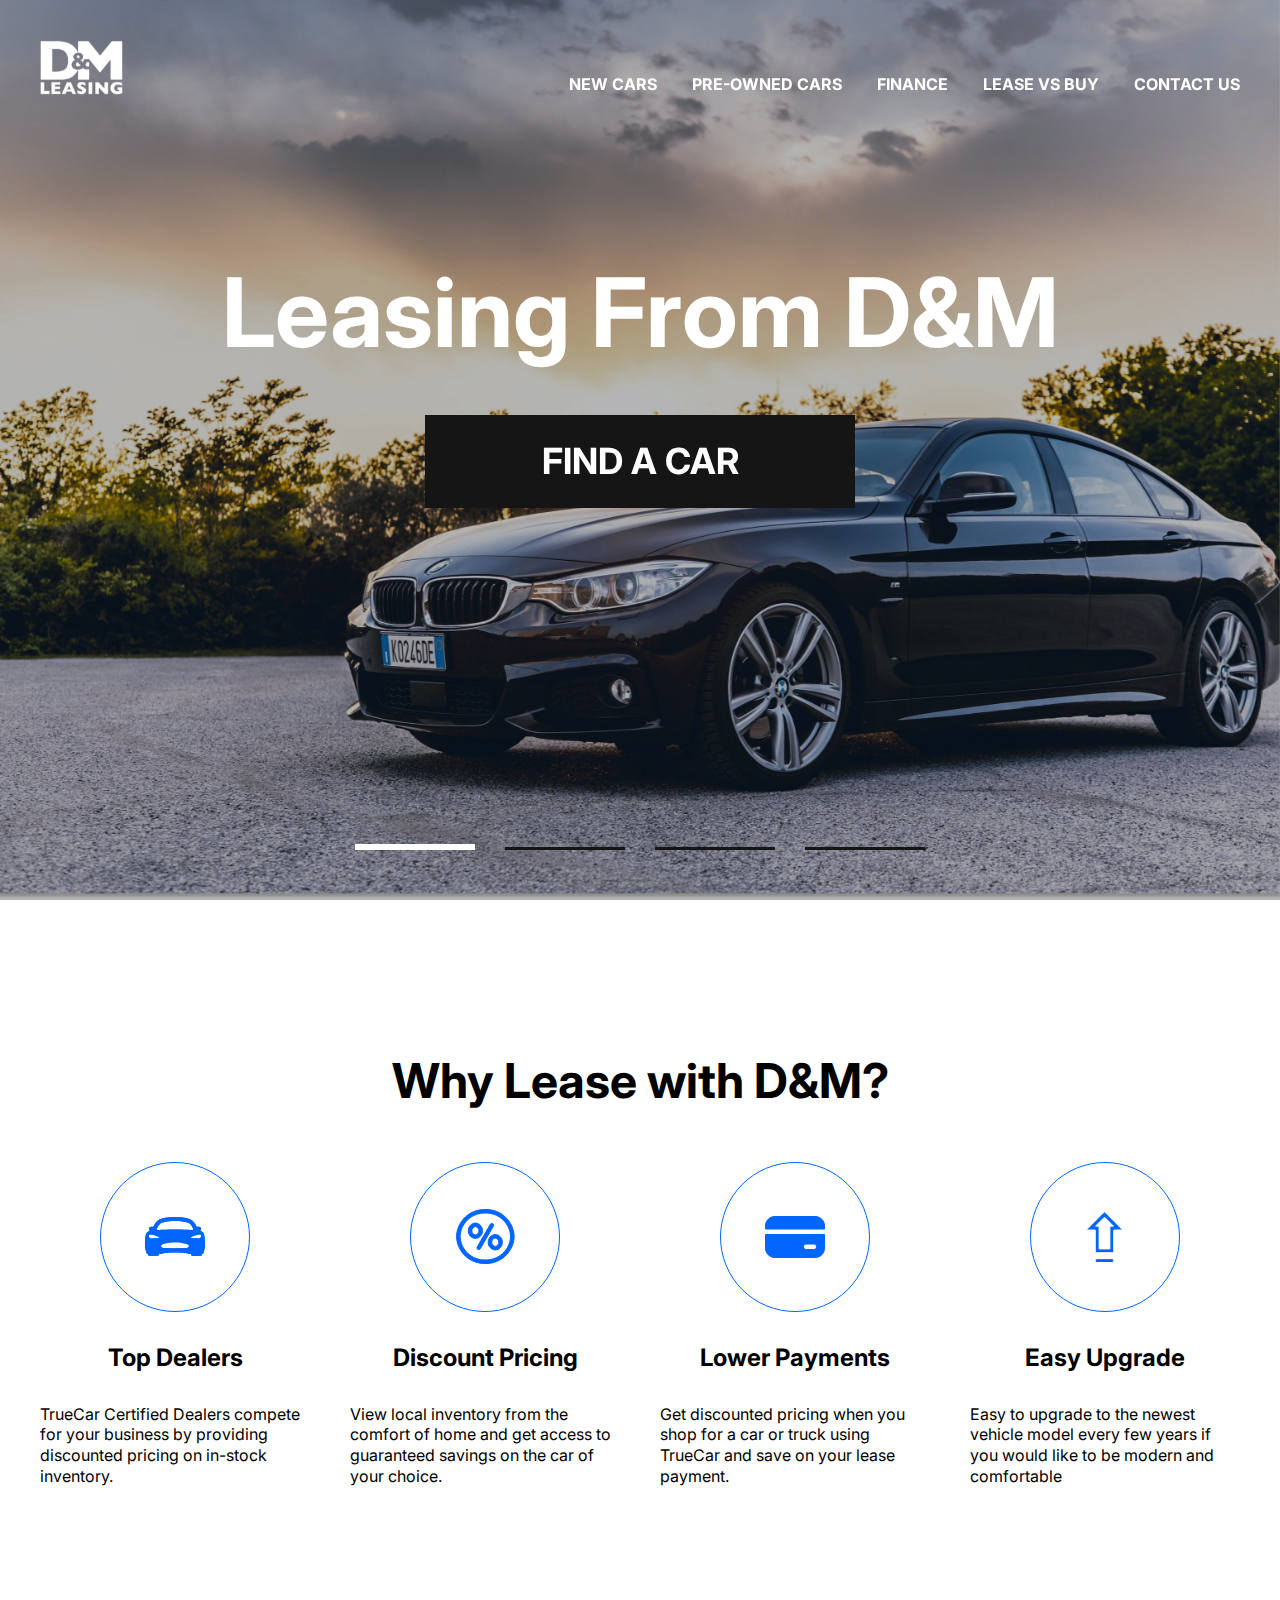
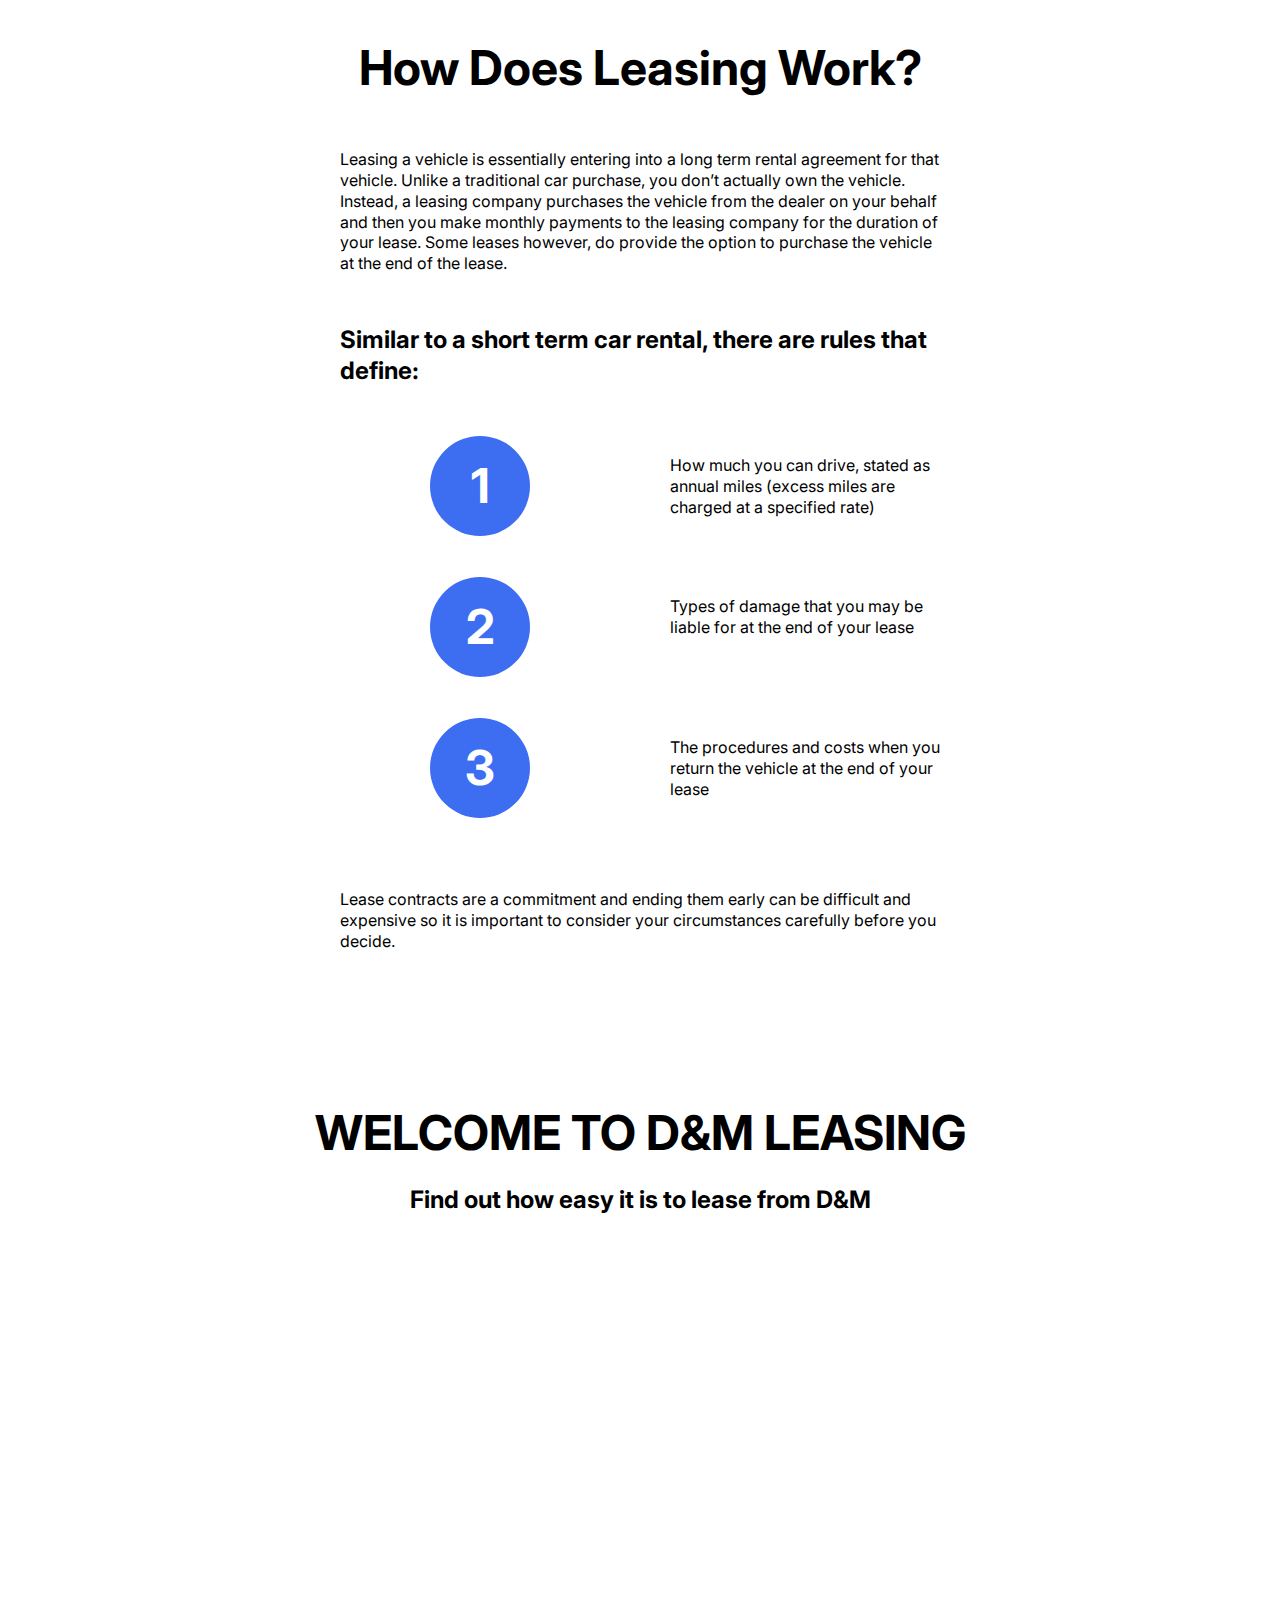
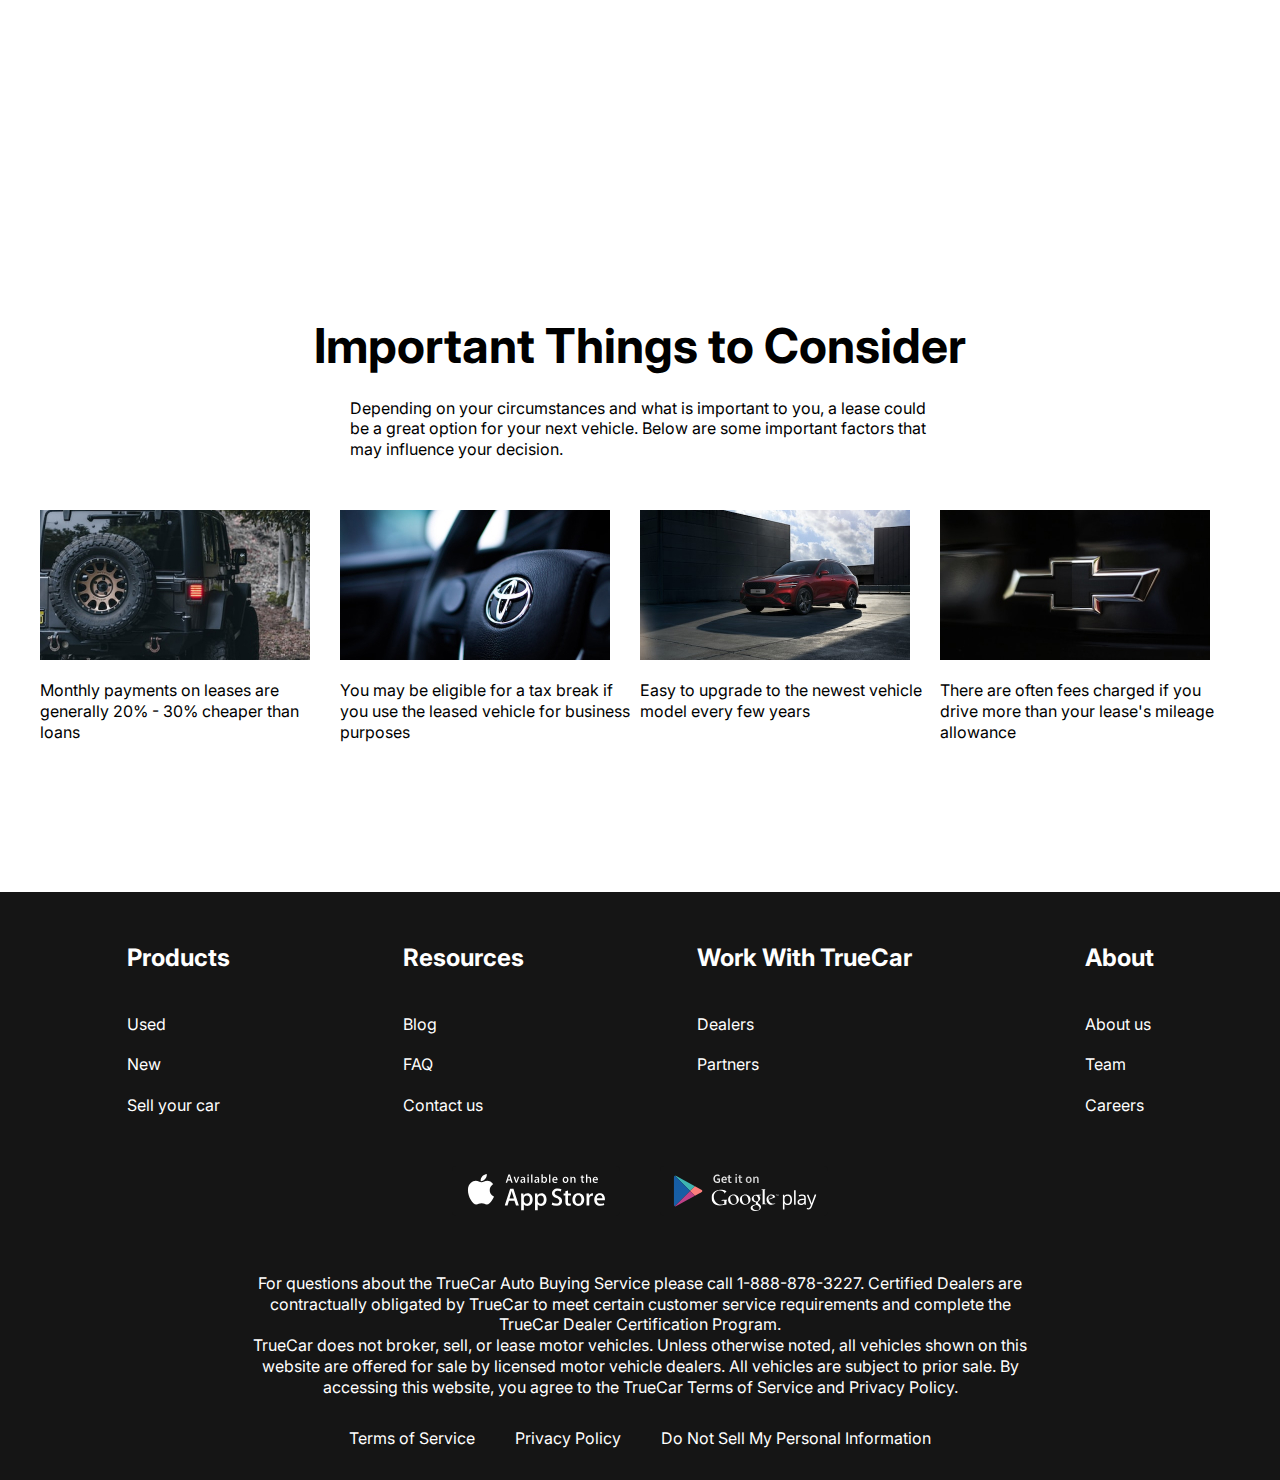
<file: index.html>
<html>
    <head>
        <meta charset="UTF-8">
        <meta http-equiv="X-UA-Compatible" content="IE=edge">
        <!-- <meta name="viewport" content="width=device-width, initial-scale-1.0"> -->
        <meta name="viewport" content="width=device-width, initial-scale=1.0">
        <title>document</title>
        <link rel="preconnect" href="https://fonts.googleapis.com">
<link rel="preconnect" href="https://fonts.gstatic.com" crossorigin>
<link href="https://fonts.googleapis.com/css2?family=Inter:wght@400;700&family=Roboto:wght@500&display=swap" rel="stylesheet">
<link
  rel="stylesheet"
  href="https://cdn.jsdelivr.net/npm/swiper@9/swiper-bundle.min.css"
/>
<link rel="stylesheet" href="css/style.css">
    </head>
    <body>
        <div class="wrapper">   
            <header class="header header-main">
                <div class="container">
                    <div class="header__inner">
                        <a href="#" class="logo">
                            <img class="logo__img" src="images/dm-white 1.svg" alt="" >
                        </a>
                        <nav class="menu">
                            <button class="menu__btn">
                                <span></span>
                                <span></span>
                                <span></span>
                            </button>
                            <ul class="menu__list">
                                <li class="menu__list-item">
                                    <a href="new-cars.html" class="menu__list-link">NEW CARS</a>
                                </li>
                                <li class="menu__list-item">
                                    <a href="#" class="menu__list-link">PRE-OWNED CARS</a>
                                </li>
                                <li class="menu__list-item">
                                    <a href="#" class="menu__list-link">FINANCE</a>
                                </li>
                                <li class="menu__list-item">
                                    <a href="#" class="menu__list-link">LEASE VS BUY</a>
                                </li>
                                <li class="menu__list-item">
                                    <a href="contacts.html" class="menu__list-link">CONTACT US</a>
                                </li>
                            </ul>
                        </nav>
                    </div>
                </div>
            </header>

            <main class="main">
                <section class="top">
                    <div class="container">
                        <h1 class="title">Leasing From D&M</h1>
                        <a href="new-cars.html" class="top__link">FIND A CAR</a>
                    </div>
                </section>
                <div class="slider">
                    <div class="swiper">
                        <div class="swiper-wrapper">
                            <div class="swiper-slide" style="background-image:url(images/slide-1.jpg);"></div>
                            <div class="swiper-slide" style="background-image:url(images/slide-2.jpg);"></div>
                            <div class="swiper-slide" style="background-image:url(images/slide-1.jpg);"></div>
                            <div class="swiper-slide" style="background-image:url(images/slide-1.jpg);"></div>
                        </div>
                        <div class="swiper-pagination"></div>
                    </div>
                </div>
                <section class="why-lease">
                    <div class="container">
                        <h2 class="section-title">
                            Why Lease with D&M?
                        </h2>
                        <ul class="why-lease__list">
                            <li class="why-lease__item">
                                <img src="images/Top Dealers.svg" alt="" class="why-lease__item-img">
                                <h3 class="why-lease__item-title">Top Dealers</h3>
                                <p class="why-lease__item-text">
                                    TrueCar Certified Dealers compete for your business by providing 
                                    discounted pricing on in-stock inventory.
                                </p>
                            </li>
                            <li class="why-lease__item">
                                <img src="images/Discounted Pricing.svg" alt="" class="why-lease__item-img">
                                <h3 class="why-lease__item-title">Discount Pricing</h3>
                                <p class="why-lease__item-text">
                                    View local inventory from the comfort of home and 
                                    get access to guaranteed savings on the car of your choice.
                                </p>
                            </li>
                            <li class="why-lease__item">
                                <img src="images/Lower Payments.svg" alt="" class="why-lease__item-img">
                                <h3 class="why-lease__item-title">Lower Payments</h3>
                                <p class="why-lease__item-text">
                                    Get discounted pricing when you shop for a car 
                                    or truck using TrueCar and save on your lease payment.
                                </p>
                            </li>
                            <li class="why-lease__item">
                                <img src="images/Easy Upgrade.svg" alt="" class="why-lease__item-img">
                                <h3 class="why-lease__item-title">Easy Upgrade</h3>
                                <p class="why-lease__item-text">
                                    Easy to upgrade to the newest vehicle model every 
                                    few years if you would like to be modern and comfortable
                                </p>
                            </li>
                        </ul>
                    </div>
                </section>
                <section class="how-does">
                    <div class="container">
                        <div class="how-does__inner">
                            <h2 class="section-title">
                                How Does Leasing Work?
                            </h2>
                            <p class="how-does__text">
                                Leasing a vehicle is essentially entering into a
                                 long term rental agreement for that vehicle. Unlike 
                                 a traditional car purchase, you don’t actually own
                                  the vehicle. Instead, a leasing company purchases 
                                  the vehicle from the dealer on your 
                                behalf and then you make monthly payments to the leasing 
                                company for the duration of your lease. Some leases however,
                                 do provide the option to purchase the vehicle at the end
                                  of the lease.
                            </p>
                            <h4 class="how__does-title">
                                Similar to a short term car rental, there are rules that define:
                            </h4>
                            <ol class="how__does-list">
                                <li class="how__does-item">
                                    How much you can drive, stated as annual miles
                                     (excess miles are charged at a specified rate)
                                </li>
                                <li class="how__does-item">
                                    Types of damage that you may be liable for at
                                     the end of your lease
                                </li>
                                <li class="how__does-item">
                                    The procedures and costs when you return the vehicle at the end of your lease
                                </li>
                            </ol>
                            <p class="how-does__text">
                                Lease contracts are a commitment and ending them early can 
                                be difficult and expensive so it is important to consider
                                 your circumstances carefully before you decide.
                            </p>
                        </div>
                    </div>
                </section>
                <section class="video">
                    <div class="container">
                        <h2 class="section-title video__title">
                            WELCOME TO D&M LEASING
                        </h2>
                        <p class="video__text">
                            Find out how easy it is to lease from D&M
                        </p>
                        <iframe class="video__content" width="1000" height="500" 
                        src="https://www.youtube.com/embed/1RBpS2SXwi4?controls=0" 
                        title="YouTube video player" frameborder="0" 
                        allow="accelerometer; autoplay; clipboard-write; 
                        encrypted-media; gyroscope; picture-in-picture; web-share" 
                        allowfullscreen>
                        </iframe>
                    </div>
                </section>
                <section class="important">
                    <div class="container">
                        <h2 class="secton-title important__title">
                            Important Things to Consider
                        </h2>
                        <p class="important__text">
                            Depending on your circumstances and what is important to you,
                             a lease could be a great option for your next vehicle. Below 
                            are some important factors that may influence your decision.
                        </p>
                        <ul class="important__list">
                            <li class="important__item">
                                <img src="images/Important-1.jpg" alt="" class="important__item-img">
                                <p class="important__item-text">
                                    Monthly payments on leases are generally 20% - 30% cheaper than loans
                                </p>
                            </li>
                            <li class="important__item">
                                <img src="images/Important-2.jpg" alt="" class="important__item-img">
                                <p class="important__item-text">
                                    You may be eligible for a tax break if you use the 
                                    leased vehicle for business purposes
                                </p>
                            </li>
                            <li class="important__item">
                                <img src="images/Important-3.jpg" alt="" class="important__item-img">
                                <p class="important__item-text">
                                    Easy to upgrade to the newest vehicle model every few years
                                </p>
                            </li>
                            <li class="important__item">
                                <img src="images/Important-4.jpg" alt="" class="important__item-img">
                                <p class="important__item-text">
                                    There are often fees charged if you drive more than your lease's mileage allowance
                                </p>
                            </li>
                        </ul>
                    </div>
                </section>
            </main>

            <footer class="footer">
                <div class="container">
                    <nav class="footer__menu">
                        <ul class="footer__menu-list">
                            <li class="footer__menu-item">
                                <p class="footer__menu-title">Products</p>
                            </li>
                            <li class="footer__menu-item">
                                <a href="#" class="footer__menu-link">Used</a>
                            </li>
                            <li class="footer__menu-item">
                                <a href="#" class="footer__menu-link">New</a>
                            </li>
                            <li class="footer__menu-item">
                                <a href="#" class="footer__menu-link">Sell your car</a>
                            </li>
                        </ul>
                        <ul class="footer__menu-list">
                            <li class="footer__menu-item">
                                <p class="footer__menu-title">Resources</p>  
                            </li>
                            <li class="footer__menu-item">
                                <a href="#" class="footer__menu-link">Blog</a>
                            </li>
                            <li class="footer__menu-item">
                                <a href="#" class="footer__menu-link">FAQ</a>
                            </li>
                            <li class="footer__menu-item">
                                <a href="contacts.html" class="footer__menu-link">Contact us</a>
                            </li>
                        </ul>
                        <ul class="footer__menu-list">
                            <li class="footer__menu-item">
                                <p class="footer__menu-title">Work With TrueCar</p>
                            </li>
                            <li class="footer__menu-item">
                                <a href="#" class="footer__menu-link">Dealers</a>
                            </li>
                            <li class="footer__menu-item">
                                <a href="#" class="footer__menu-link">Partners</a>
                            </li>
                        
                        </ul>
                        <ul class="footer__menu-list">
                            <li class="footer__menu-item">
                                <p class="footer__menu-title">About</p>
                            </li>
                            <li class="footer__menu-item">
                                <a href="#" class="footer__menu-link">About us</a>
                            </li>
                            <li class="footer__menu-item">
                                <a href="#" class="footer__menu-link">Team</a>
                            </li>
                            <li class="footer__menu-item">
                                <a href="#" class="footer__menu-link">Careers</a>
                            </li>
                        </ul>
                    </nav>
                    <ul class="app">
                        <li class="app__item">
                            <a href="#" class="app__item-link">
                                <img class="ap__item-img" src="images/app-store.svg" alt="">
                            </a>
                        </li>
                        <li class="app__item">
                            <a href="#" class="app__item-link">
                                <img class="ap__item-img" src="images/google-play.svg" alt="">
                            </a>
                        </li>
                    </ul>
                    <div class="footer__copy">
                        <p class="footer__copy-text">
                            For questions about the TrueCar Auto Buying Service please call
                             1-888-878-3227.
                            Certified Dealers are contractually obligated by TrueCar to meet certain customer service
                            requirements and complete the TrueCar Dealer Certification Program.

                        </p>
                        <p class="footer__copy-text">
                            TrueCar does not broker, sell, or lease motor vehicles. Unless
                             otherwise noted, all vehicles shown on this website are offered
                             for sale by licensed motor vehicle dealers. All vehicles are
                            subject to prior sale. By accessing this website, you agree
                             to the TrueCar Terms of Service and Privacy Policy.                            
                        </p>
                    </div>
                    <nav class="copy__nav">
                        <ul class="copy__nav-list">
                            <li class="copy_nav-item">
                                <a href="" class="copy__nav-link" href="#">Terms of Service</a>
                            </li>
                            <li class="copy_nav-item">
                                <a href="" class="copy__nav-link" href="#">Privacy Policy</a>
                            </li>
                            <li class="copy_nav-item">
                                <a href="" class="copy__nav-link" href="#">Do Not Sell My Personal Information</a>
                            </li>
                        </ul>
                    </nav>
                </div>
            </footer>
        </div> 
        <script src="https://cdn.jsdelivr.net/npm/swiper@9/swiper-bundle.min.js"></script>
        <script src="js/main.js"></script>
    </body>
</html>
</file>
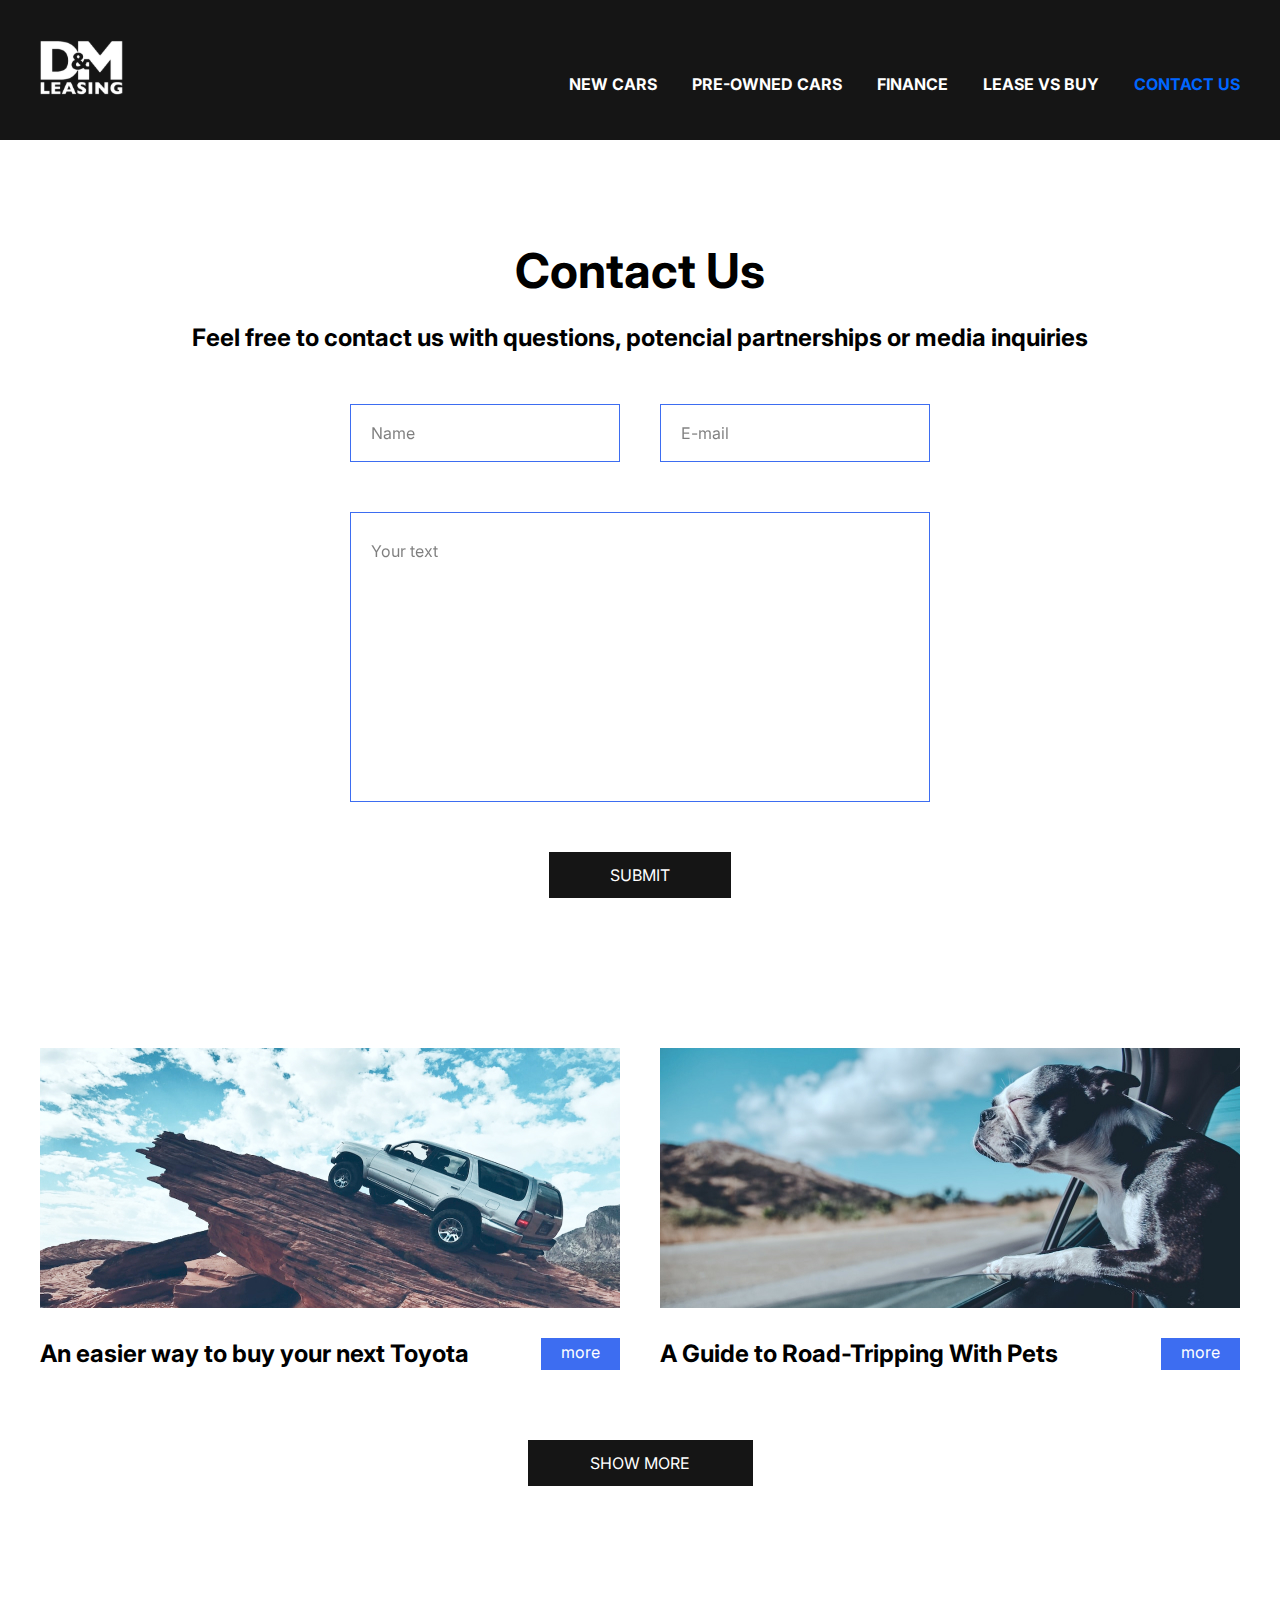
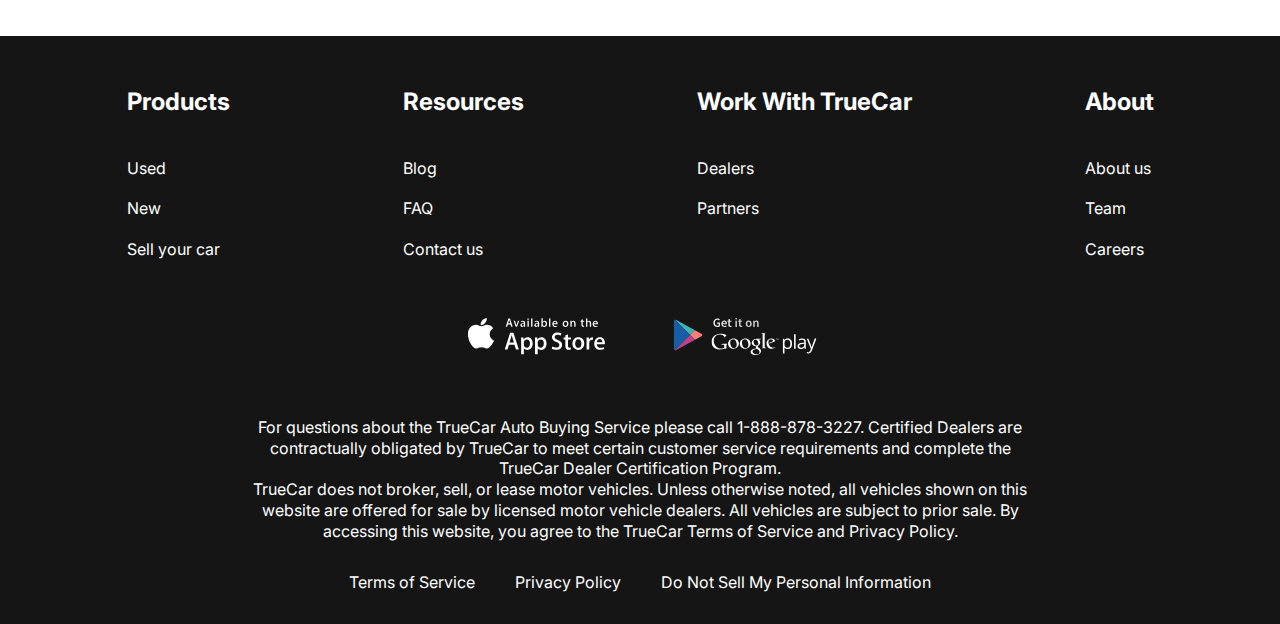
<file: contacts.html>
<html>
    <head>
        <meta charset="UTF-8">
        <meta http-equiv="X-UA-Compatible" content="IE=edge">
        <!-- <meta name="viewport" content="width=device-width, initial-scale-1.0"> -->
        <meta name="viewport" content="width=device-width">
        <title>document</title>
        <link rel="preconnect" href="https://fonts.googleapis.com">
<link rel="preconnect" href="https://fonts.gstatic.com" crossorigin>
<link href="https://fonts.googleapis.com/css2?family=Inter:wght@400;700&family=Roboto:wght@500&display=swap" rel="stylesheet">
        <link rel="stylesheet" href="css/style.css">
    </head>
    <body>
        <div class="wrapper">   
            <header class="header">
                <div class="container">
                    <div class="header__inner">
                        <a href="index.html" class="logo">
                            <img class="logo__img" src="images/dm-white 1.svg" alt="" >
                        </a>
                        <nav class="menu">
                            <button class="menu__btn">
                            <span></span>
                            <span></span>
                            <span></span>
                            </button>
                            <ul class="menu__list">
                                <li class="menu__list-item">
                                    <a href="new-cars.html" class="menu__list-link">NEW CARS</a>
                                </li>
                                <li class="menu__list-item">
                                    <a href="#" class="menu__list-link">PRE-OWNED CARS</a>
                                </li>
                                <li class="menu__list-item">
                                    <a href="#" class="menu__list-link">FINANCE</a>
                                </li>
                                <li class="menu__list-item">
                                    <a href="#" class="menu__list-link">LEASE VS BUY</a>
                                </li>
                                <li class="menu__list-item">
                                    <a href="#" class="menu__list-link menu__list-link--active">CONTACT US</a>
                                </li>
                            </ul>
                        </nav>
                    </div>
                </div>
            </header>

            <main class="main">
                <section class="contacts">
                    <div class="container">
                        <h2 class="section-title contacts__title">Contact Us</h2>
                        <p class="contacts__text">
                            Feel free to contact us with questions, 
                            potencial partnerships or media inquiries
                        </p>
                        <form  class="form" action="#">
                            <input type="text" class="form__input" placeholder="Name">
                            <input type="email" class="form__input" placeholder="E-mail">
                            <textarea class="form__textarea" placeholder="Your text"></textarea>
                            <button class="form__btn" type="submit">Submit</button>
                        </form>
                    </div>
                </section>
                <section class="blog">
                    <div class="container">
                        <div class="blog__items">
                            <div class="blog__item">
                                <img src="images/blog-1.jpg" alt="" class="blog__item-img">
                                <h4 class="blog__item-title">An easier way to buy your next Toyota</h4> 
                                <a href="#" class="blog__item-link">more</a>
                            </div>
                            <div class="blog__item">
                                <img src="images/blog-2.jpg" alt="" class="blog__item-img">
                                <h4 class="blog__item-title">A Guide to Road-Tripping With Pets</h4> 
                                <a href="#" class="blog__item-link">more</a>
                            </div>
                        </div>
                        <a href="#" class="show-more__link">SHOW MORE</a>
                    </div>
                </section>   
            </main>

            <footer class="footer">
                <div class="container">
                    <nav class="footer__menu">
                        <ul class="footer__menu-list">
                            <li class="footer__menu-item">
                                <p class="footer__menu-title">Products</p>
                            </li>
                            <li class="footer__menu-item">
                                <a href="#" class="footer__menu-link">Used</a>
                            </li>
                            <li class="footer__menu-item">
                                <a href="#" class="footer__menu-link">New</a>
                            </li>
                            <li class="footer__menu-item">
                                <a href="#" class="footer__menu-link">Sell your car</a>
                            </li>
                        </ul>
                        <ul class="footer__menu-list">
                            <li class="footer__menu-item">
                                <p class="footer__menu-title">Resources</p>  
                            </li>
                            <li class="footer__menu-item">
                                <a href="#" class="footer__menu-link">Blog</a>
                            </li>
                            <li class="footer__menu-item">
                                <a href="#" class="footer__menu-link">FAQ</a>
                            </li>
                            <li class="footer__menu-item">
                                <a href="#" class="footer__menu-link">Contact us</a>
                            </li>
                        </ul>
                        <ul class="footer__menu-list">
                            <li class="footer__menu-item">
                                <p class="footer__menu-title">Work With TrueCar</p>
                            </li>
                            <li class="footer__menu-item">
                                <a href="#" class="footer__menu-link">Dealers</a>
                            </li>
                            <li class="footer__menu-item">
                                <a href="#" class="footer__menu-link">Partners</a>
                            </li>
                        
                        </ul>
                        <ul class="footer__menu-list">
                            <li class="footer__menu-item">
                                <p class="footer__menu-title">About</p>
                            </li>
                            <li class="footer__menu-item">
                                <a href="#" class="footer__menu-link">About us</a>
                            </li>
                            <li class="footer__menu-item">
                                <a href="#" class="footer__menu-link">Team</a>
                            </li>
                            <li class="footer__menu-item">
                                <a href="#" class="footer__menu-link">Careers</a>
                            </li>
                        </ul>
                    </nav>
                    <ul class="app">
                        <li class="app__item">
                            <a href="#" class="app__item-link">
                                <img class="ap__item-img" src="images/app-store.svg" alt="">
                            </a>
                        </li>
                        <li class="app__item">
                            <a href="#" class="app__item-link">
                                <img class="ap__item-img" src="images/google-play.svg" alt="">
                            </a>
                        </li>
                    </ul>
                    <div class="footer__copy">
                        <p class="footer__copy-text">
                            For questions about the TrueCar Auto Buying Service please call
                             1-888-878-3227.
                            Certified Dealers are contractually obligated by TrueCar to meet certain customer service
                            requirements and complete the TrueCar Dealer Certification Program.

                        </p>
                        <p class="footer__copy-text">
                            TrueCar does not broker, sell, or lease motor vehicles. Unless
                             otherwise noted, all vehicles shown on this website are offered
                             for sale by licensed motor vehicle dealers. All vehicles are
                            subject to prior sale. By accessing this website, you agree
                             to the TrueCar Terms of Service and Privacy Policy.                            
                        </p>
                    </div>
                    <nav class="copy__nav">
                        <ul class="copy__nav-list">
                            <li class="copy_nav-item">
                                <a href="" class="copy__nav-link" href="#">Terms of Service</a>
                            </li>
                            <li class="copy_nav-item">
                                <a href="" class="copy__nav-link" href="#">Privacy Policy</a>
                            </li>
                            <li class="copy_nav-item">
                                <a href="" class="copy__nav-link" href="#">Do Not Sell My Personal Information</a>
                            </li>
                        </ul>
                    </nav>
                </div>
            </footer>
        </div> 
    <script src="js/main.js"></script>
    </body>
</html>
</file>
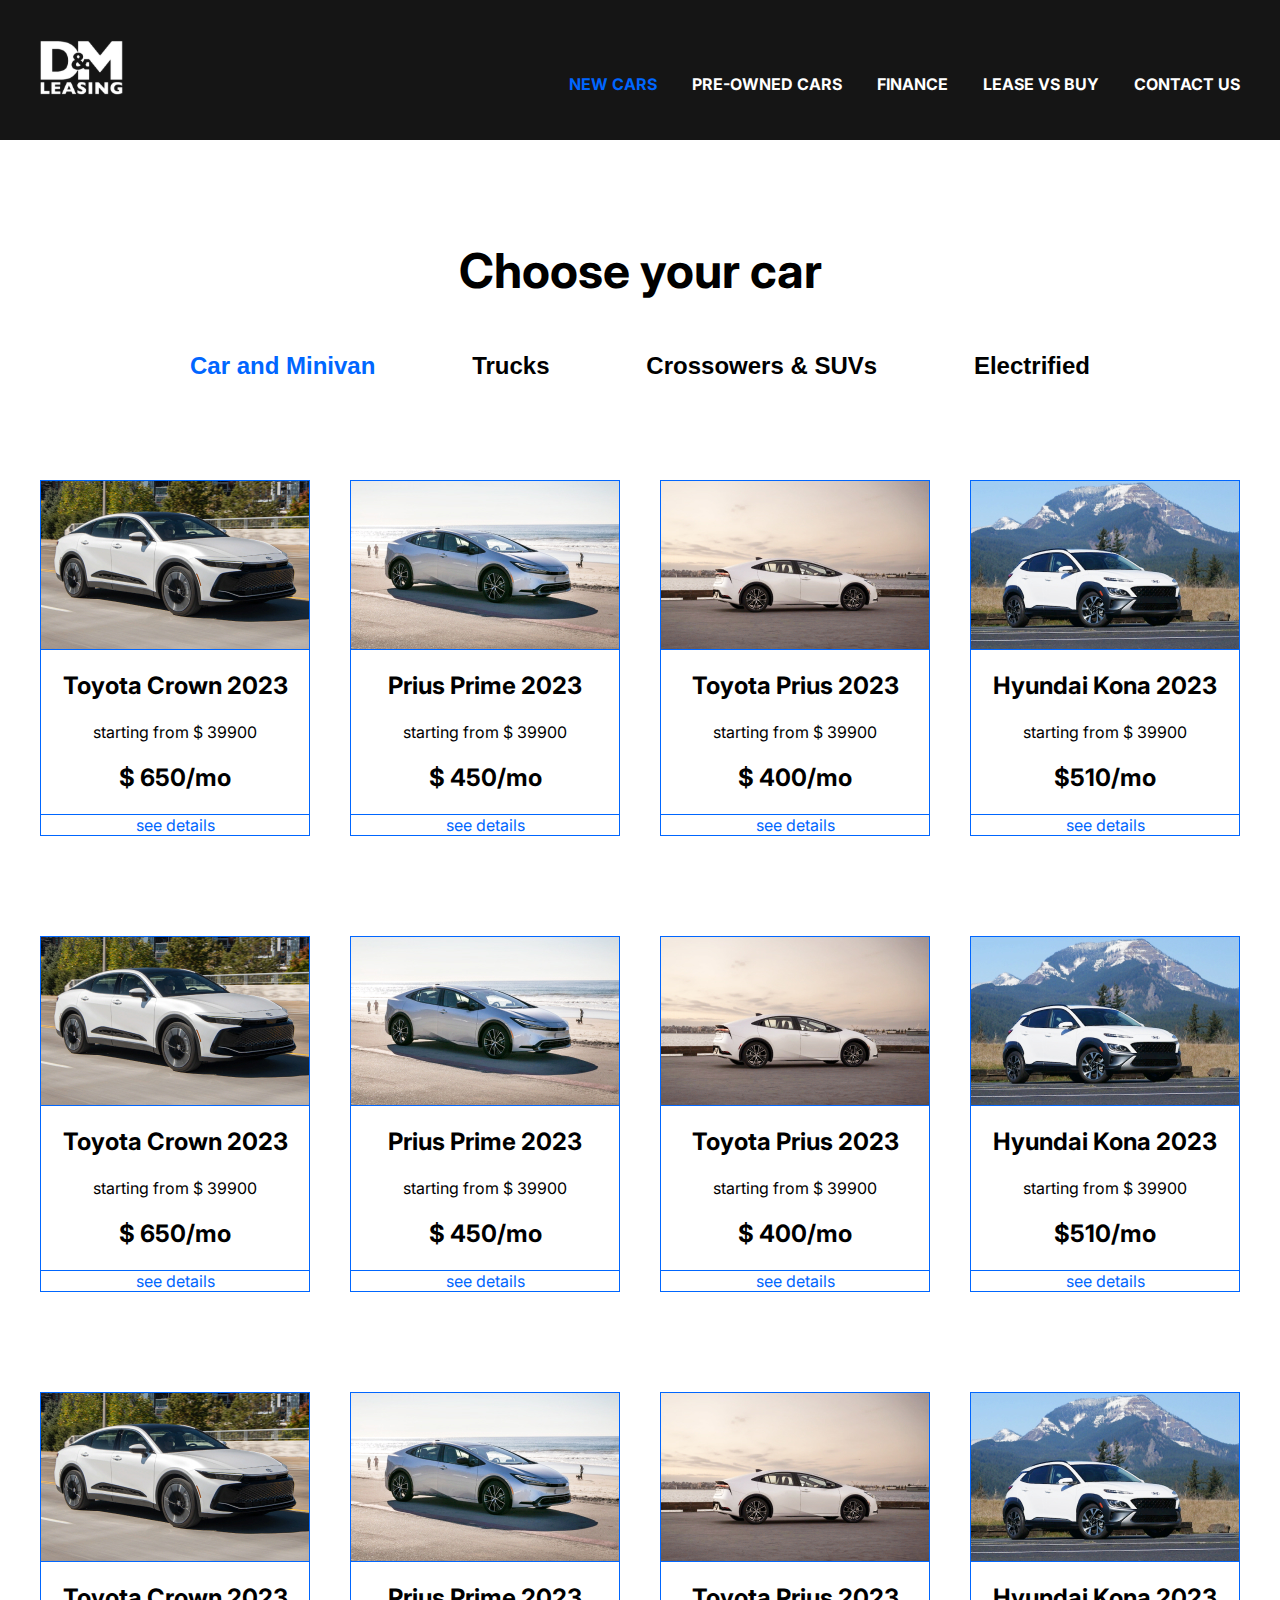
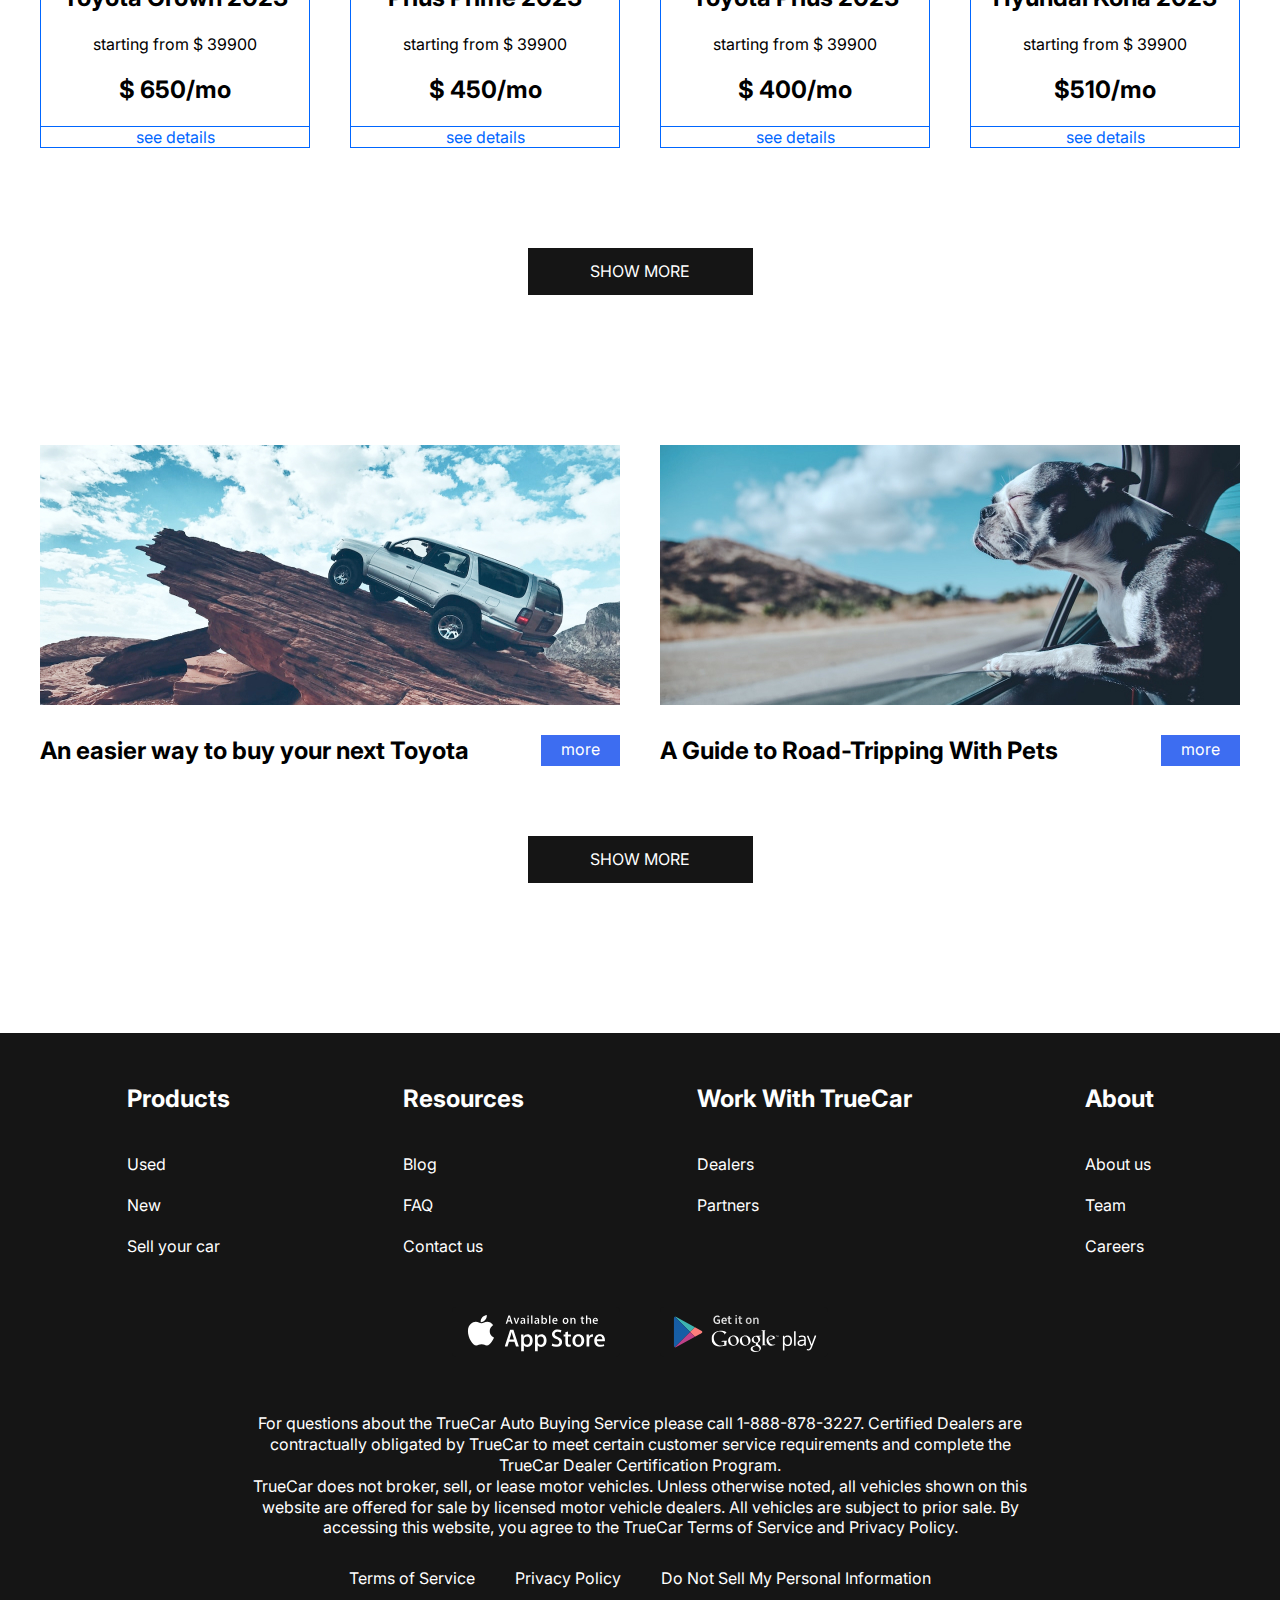
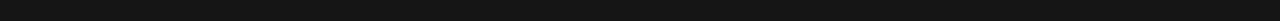
<file: new-cars.html>
<html>
    <head>
        <meta charset="UTF-8">
        <meta http-equiv="X-UA-Compatible" content="IE=edge">
        <!-- <meta name="viewport" content="width=device-width, initial-scale-1.0"> -->
        <meta name="viewport" content="width=device-width">
        <title>document</title>
        <link rel="preconnect" href="https://fonts.googleapis.com">
<link rel="preconnect" href="https://fonts.gstatic.com" crossorigin>
<link href="https://fonts.googleapis.com/css2?family=Inter:wght@400;700&family=Roboto:wght@500&display=swap" rel="stylesheet">
        <link rel="stylesheet" href="css/style.css">
    </head>
    <body>
        <div class="wrapper">   
            <header class="header">
                <div class="container">
                    <div class="header__inner">
                        <a href="index.html" class="logo">
                            <img class="logo__img" src="images/dm-white 1.svg" alt="" >
                        </a>
                        <nav class="menu">
                            <nav class="menu">
                                <button class="menu__btn">
                                    <span></span>
                                    <span></span>
                                    <span></span>
                                </button>
                            <ul class="menu__list">
                                <li class="menu__list-item">
                                    <a href="#" class="menu__list-link menu__list-link--active">NEW CARS</a>
                                </li>
                                <li class="menu__list-item">
                                    <a href="#" class="menu__list-link">PRE-OWNED CARS</a>
                                </li>
                                <li class="menu__list-item">
                                    <a href="#" class="menu__list-link">FINANCE</a>
                                </li>
                                <li class="menu__list-item">
                                    <a href="#" class="menu__list-link">LEASE VS BUY</a>
                                </li>
                                <li class="menu__list-item">
                                    <a href="contacts.html" class="menu__list-link">CONTACT US</a>
                                </li>
                            </ul>
                        </nav>
                    </div>
                </div>
            </header>
            <section class="choose">
                <div class="container">
                    <h2 class="section-title">Choose your car</h2>
                    <div class="tabs">
                        <div class="tabs__btn">
                            <button class="tabs__btn-item tabs__btn-item--active"data-button="content-1">Car and Minivan</button>
                            <button class="tabs__btn-item"data-button="content-2">Trucks</button>
                            <button class="tabs__btn-item"data-button="content-3">Crossowers & SUVs</button>
                            <button class="tabs__btn-item"data-button="content-4">Electrified</button>
                        </div>
                        <div class="tabs__content">
                            <div class="tabs__content-item tabs__content-item--active" id="content-1">
                                <div class="card">
                                    <img src="images/card-1.jpg" class="card__img">
                                    <div class="card__content">
                                        <h4 class="card__title">Toyota Crown 2023</h4>
                                        <p class="card__text">starting from $ 39900</p>
                                        <p class="card__price">$ 650/mo</p>
                                    </div>
                                    <a class="card__link" href="#">see details</a>
                                </div>
                                   <div class="card">
                                    <img src="images/card-2.jpg" class="card__img">
                                    <div class="card__content">
                                    <h4 class="card__title">Prius Prime 2023</h4>
                                    <p class="card__text">starting from $ 39900</p>
                                    <p class="card__price">$ 450/mo</p>
                                    </div>   
                                    <a class="card__link" href="#">see details</a>
                                </div>
                                   <div class="card">
                                    <img src="images/card-3.jpg" class="card__img">
                                    <div class="card__content">
                                    <h4 class="card__title">Toyota Prius 2023</h4>
                                    <p class="card__text">starting from $ 39900</p>
                                    <p class="card__price">$ 400/mo</p>
                                    </div>
                                    <a class="card__link" href="#">see details</a>
                                </div>
                                   <div class="card">
                                    <img src="images/card-4.jpg" class="card__img">
                                    <div class="card__content">
                                    <h4 class="card__title">Hyundai Kona 2023</h4>
                                    <p class="card__text">starting from $ 39900</p>
                                    <p class="card__price">$510/mo</p>
                                    </div>
                                    <a class="card__link" href="#">see details</a>
                                </div>
                                <div class="card">
                                    <img src="images/card-1.jpg" class="card__img">
                                    <div class="card__content">
                                        <h4 class="card__title">Toyota Crown 2023</h4>
                                        <p class="card__text">starting from $ 39900</p>
                                        <p class="card__price">$ 650/mo</p>
                                    </div>
                                    <a class="card__link" href="#">see details</a>
                                </div>
                                   <div class="card">
                                    <img src="images/card-2.jpg" class="card__img">
                                    <div class="card__content">
                                    <h4 class="card__title">Prius Prime 2023</h4>
                                    <p class="card__text">starting from $ 39900</p>
                                    <p class="card__price">$ 450/mo</p>
                                    </div>   
                                    <a class="card__link" href="#">see details</a>
                                </div>
                                   <div class="card">
                                    <img src="images/card-3.jpg" class="card__img">
                                    <div class="card__content">
                                    <h4 class="card__title">Toyota Prius 2023</h4>
                                    <p class="card__text">starting from $ 39900</p>
                                    <p class="card__price">$ 400/mo</p>
                                    </div>
                                    <a class="card__link" href="#">see details</a>
                                </div>
                                   <div class="card">
                                    <img src="images/card-4.jpg" class="card__img">
                                    <div class="card__content">
                                    <h4 class="card__title">Hyundai Kona 2023</h4>
                                    <p class="card__text">starting from $ 39900</p>
                                    <p class="card__price">$510/mo</p>
                                    </div>
                                    <a class="card__link" href="#">see details</a>
                                </div>
                                <div class="card">
                                    <img src="images/card-1.jpg" class="card__img">
                                    <div class="card__content">
                                        <h4 class="card__title">Toyota Crown 2023</h4>
                                        <p class="card__text">starting from $ 39900</p>
                                        <p class="card__price">$ 650/mo</p>
                                    </div>
                                    <a class="card__link" href="#">see details</a>
                                </div>
                                   <div class="card">
                                    <img src="images/card-2.jpg" class="card__img">
                                    <div class="card__content">
                                    <h4 class="card__title">Prius Prime 2023</h4>
                                    <p class="card__text">starting from $ 39900</p>
                                    <p class="card__price">$ 450/mo</p>
                                    </div>   
                                    <a class="card__link" href="#">see details</a>
                                </div>
                                   <div class="card">
                                    <img src="images/card-3.jpg" class="card__img">
                                    <div class="card__content">
                                    <h4 class="card__title">Toyota Prius 2023</h4>
                                    <p class="card__text">starting from $ 39900</p>
                                    <p class="card__price">$ 400/mo</p>
                                    </div>
                                    <a class="card__link" href="#">see details</a>
                                </div>
                                   <div class="card">
                                    <img src="images/card-4.jpg" class="card__img">
                                    <div class="card__content">
                                    <h4 class="card__title">Hyundai Kona 2023</h4>
                                    <p class="card__text">starting from $ 39900</p>
                                    <p class="card__price">$510/mo</p>
                                    </div>
                                    <a class="card__link" href="#">see details</a>
                                </div>
                            </div>


                            <div class="tabs__content-item" id="content-2">
                                <div class="card">
                                    <img src="images/card-1.jpg" class="card__img">
                                    <div class="card__content">
                                        <h4 class="card__title">Toyota Crown 2023</h4>
                                        <p class="card__text">starting from $ 39900</p>
                                        <p class="card__price">$ 650/mo</p>
                                    </div>
                                    <a class="card__link" href="#">see details</a>
                                </div>
                                   <div class="card">
                                    <img src="images/card-2.jpg" class="card__img">
                                    <div class="card__content">
                                    <h4 class="card__title">Page Two cars</h4>
                                    <p class="card__text">starting from $ 39900</p>
                                    <p class="card__price">$ 450/mo</p>
                                    </div>   
                                    <a class="card__link" href="#">see details</a>
                                </div>
                                   <div class="card">
                                    <img src="images/card-3.jpg" class="card__img">
                                    <div class="card__content">
                                    <h4 class="card__title">Page Two cars</h4>
                                    <p class="card__text">starting from $ 39900</p>
                                    <p class="card__price">$ 400/mo</p>
                                    </div>
                                    <a class="card__link" href="#">see details</a>
                                </div>
                                   <div class="card">
                                    <img src="images/card-4.jpg" class="card__img">
                                    <div class="card__content">
                                    <h4 class="card__title">Page Two cars</h4>
                                    <p class="card__text">starting from $ 39900</p>
                                    <p class="card__price">$510/mo</p>
                                    </div>
                                    <a class="card__link" href="#">see details</a>
                                </div>
                                <div class="card">
                                    <img src="images/card-1.jpg" class="card__img">
                                    <div class="card__content">
                                        <h4 class="card__title">Page Two cars</h4>
                                        <p class="card__text">starting from $ 39900</p>
                                        <p class="card__price">$ 650/mo</p>
                                    </div>
                                    <a class="card__link" href="#">see details</a>
                                </div>
                                   <div class="card">
                                    <img src="images/card-2.jpg" class="card__img">
                                    <div class="card__content">
                                    <h4 class="card__title">Page Two cars</h4>
                                    <p class="card__text">starting from $ 39900</p>
                                    <p class="card__price">$ 450/mo</p>
                                    </div>   
                                    <a class="card__link" href="#">see details</a>
                                </div>
                                   <div class="card">
                                    <img src="images/card-3.jpg" class="card__img">
                                    <div class="card__content">
                                    <h4 class="card__title">Page Two cars</h4>
                                    <p class="card__text">starting from $ 39900</p>
                                    <p class="card__price">$ 400/mo</p>
                                    </div>
                                    <a class="card__link" href="#">see details</a>
                                </div>
                                   <div class="card">
                                    <img src="images/card-4.jpg" class="card__img">
                                    <div class="card__content">
                                    <h4 class="card__title">Page Two cars</h4>
                                    <p class="card__text">starting from $ 39900</p>
                                    <p class="card__price">$510/mo</p>
                                    </div>
                                    <a class="card__link" href="#">see details</a>
                                </div>
                                <div class="card">
                                    <img src="images/card-1.jpg" class="card__img">
                                    <div class="card__content">
                                        <h4 class="card__title">Page Two cars</h4>
                                        <p class="card__text">starting from $ 39900</p>
                                        <p class="card__price">$ 650/mo</p>
                                    </div>
                                    <a class="card__link" href="#">see details</a>
                                </div>
                                   <div class="card">
                                    <img src="images/card-2.jpg" class="card__img">
                                    <div class="card__content">
                                    <h4 class="card__title">Page Two cars</h4>
                                    <p class="card__text">starting from $ 39900</p>
                                    <p class="card__price">$ 450/mo</p>
                                    </div>   
                                    <a class="card__link" href="#">see details</a>
                                </div>
                                   <div class="card">
                                    <img src="images/card-3.jpg" class="card__img">
                                    <div class="card__content">
                                    <h4 class="card__title">Page Two cars</h4>
                                    <p class="card__text">starting from $ 39900</p>
                                    <p class="card__price">$ 400/mo</p>
                                    </div>
                                    <a class="card__link" href="#">see details</a>
                                </div>
                                   <div class="card">
                                    <img src="images/card-4.jpg" class="card__img">
                                    <div class="card__content">
                                    <h4 class="card__title">Page Two cars</h4>
                                    <p class="card__text">starting from $ 39900</p>
                                    <p class="card__price">$510/mo</p>
                                    </div>
                                    <a class="card__link" href="#">see details</a>
                                </div>
                            </div>


                            <div class="tabs__content-item" id="content-3">
                                <div class="card">
                                    <img src="images/card-1.jpg" class="card__img">
                                    <div class="card__content">
                                        <h4 class="card__title">PAGE THREE CARS</h4>
                                        <p class="card__text">starting from $ 39900</p>
                                        <p class="card__price">$ 650/mo</p>
                                    </div>
                                    <a class="card__link" href="#">see details</a>
                                </div>
                                   <div class="card">
                                    <img src="images/card-2.jpg" class="card__img">
                                    <div class="card__content">
                                    <h4 class="card__title">Prius Prime 2023</h4>
                                    <p class="card__text">starting from $ 39900</p>
                                    <p class="card__price">$ 450/mo</p>
                                    </div>   
                                    <a class="card__link" href="#">see details</a>
                                </div>
                                   <div class="card">
                                    <img src="images/card-3.jpg" class="card__img">
                                    <div class="card__content">
                                    <h4 class="card__title">Toyota Prius 2023</h4>
                                    <p class="card__text">starting from $ 39900</p>
                                    <p class="card__price">$ 400/mo</p>
                                    </div>
                                    <a class="card__link" href="#">see details</a>
                                </div>
                                   <div class="card">
                                    <img src="images/card-4.jpg" class="card__img">
                                    <div class="card__content">
                                    <h4 class="card__title">Hyundai Kona 2023</h4>
                                    <p class="card__text">starting from $ 39900</p>
                                    <p class="card__price">$510/mo</p>
                                    </div>
                                    <a class="card__link" href="#">see details</a>
                                </div>
                                <div class="card">
                                    <img src="images/card-1.jpg" class="card__img">
                                    <div class="card__content">
                                        <h4 class="card__title">Toyota Crown 2023</h4>
                                        <p class="card__text">starting from $ 39900</p>
                                        <p class="card__price">$ 650/mo</p>
                                    </div>
                                    <a class="card__link" href="#">see details</a>
                                </div>
                                   <div class="card">
                                    <img src="images/card-2.jpg" class="card__img">
                                    <div class="card__content">
                                    <h4 class="card__title">Prius Prime 2023</h4>
                                    <p class="card__text">starting from $ 39900</p>
                                    <p class="card__price">$ 450/mo</p>
                                    </div>   
                                    <a class="card__link" href="#">see details</a>
                                </div>
                                   <div class="card">
                                    <img src="images/card-3.jpg" class="card__img">
                                    <div class="card__content">
                                    <h4 class="card__title">Toyota Prius 2023</h4>
                                    <p class="card__text">starting from $ 39900</p>
                                    <p class="card__price">$ 400/mo</p>
                                    </div>
                                    <a class="card__link" href="#">see details</a>
                                </div>
                                   <div class="card">
                                    <img src="images/card-4.jpg" class="card__img">
                                    <div class="card__content">
                                    <h4 class="card__title">Hyundai Kona 2023</h4>
                                    <p class="card__text">starting from $ 39900</p>
                                    <p class="card__price">$510/mo</p>
                                    </div>
                                    <a class="card__link" href="#">see details</a>
                                </div>
                                <div class="card">
                                    <img src="images/card-1.jpg" class="card__img">
                                    <div class="card__content">
                                        <h4 class="card__title">Toyota Crown 2023</h4>
                                        <p class="card__text">starting from $ 39900</p>
                                        <p class="card__price">$ 650/mo</p>
                                    </div>
                                    <a class="card__link" href="#">see details</a>
                                </div>
                                   <div class="card">
                                    <img src="images/card-2.jpg" class="card__img">
                                    <div class="card__content">
                                    <h4 class="card__title">Prius Prime 2023</h4>
                                    <p class="card__text">starting from $ 39900</p>
                                    <p class="card__price">$ 450/mo</p>
                                    </div>   
                                    <a class="card__link" href="#">see details</a>
                                </div>
                                   <div class="card">
                                    <img src="images/card-3.jpg" class="card__img">
                                    <div class="card__content">
                                    <h4 class="card__title">Toyota Prius 2023</h4>
                                    <p class="card__text">starting from $ 39900</p>
                                    <p class="card__price">$ 400/mo</p>
                                    </div>
                                    <a class="card__link" href="#">see details</a>
                                </div>
                                   <div class="card">
                                    <img src="images/card-4.jpg" class="card__img">
                                    <div class="card__content">
                                    <h4 class="card__title">Hyundai Kona 2023</h4>
                                    <p class="card__text">starting from $ 39900</p>
                                    <p class="card__price">$510/mo</p>
                                    </div>
                                    <a class="card__link" href="#">see details</a>
                                </div>
                            </div>


                            <div class="tabs__content-item" id="content-4">
                                <div class="card">
                                    <img src="images/card-1.jpg" class="card__img">
                                    <div class="card__content">
                                        <h4 class="card__title">PAGE FOUR CARS</h4>
                                        <p class="card__text">starting from $ 39900</p>
                                        <p class="card__price">$ 650/mo</p>
                                    </div>
                                    <a class="card__link" href="#">see details</a>
                                </div>
                                   <div class="card">
                                    <img src="images/card-2.jpg" class="card__img">
                                    <div class="card__content">
                                    <h4 class="card__title">Prius Prime 2023</h4>
                                    <p class="card__text">starting from $ 39900</p>
                                    <p class="card__price">$ 450/mo</p>
                                    </div>   
                                    <a class="card__link" href="#">see details</a>
                                </div>
                                   <div class="card">
                                    <img src="images/card-3.jpg" class="card__img">
                                    <div class="card__content">
                                    <h4 class="card__title">Toyota Prius 2023</h4>
                                    <p class="card__text">starting from $ 39900</p>
                                    <p class="card__price">$ 400/mo</p>
                                    </div>
                                    <a class="card__link" href="#">see details</a>
                                </div>
                                   <div class="card">
                                    <img src="images/card-4.jpg" class="card__img">
                                    <div class="card__content">
                                    <h4 class="card__title">Hyundai Kona 2023</h4>
                                    <p class="card__text">starting from $ 39900</p>
                                    <p class="card__price">$510/mo</p>
                                    </div>
                                    <a class="card__link" href="#">see details</a>
                                </div>
                                <div class="card">
                                    <img src="images/card-1.jpg" class="card__img">
                                    <div class="card__content">
                                        <h4 class="card__title">Toyota Crown 2023</h4>
                                        <p class="card__text">starting from $ 39900</p>
                                        <p class="card__price">$ 650/mo</p>
                                    </div>
                                    <a class="card__link" href="#">see details</a>
                                </div>
                                   <div class="card">
                                    <img src="images/card-2.jpg" class="card__img">
                                    <div class="card__content">
                                    <h4 class="card__title">Prius Prime 2023</h4>
                                    <p class="card__text">starting from $ 39900</p>
                                    <p class="card__price">$ 450/mo</p>
                                    </div>   
                                    <a class="card__link" href="#">see details</a>
                                </div>
                                   <div class="card">
                                    <img src="images/card-3.jpg" class="card__img">
                                    <div class="card__content">
                                    <h4 class="card__title">Toyota Prius 2023</h4>
                                    <p class="card__text">starting from $ 39900</p>
                                    <p class="card__price">$ 400/mo</p>
                                    </div>
                                    <a class="card__link" href="#">see details</a>
                                </div>
                                   <div class="card">
                                    <img src="images/card-4.jpg" class="card__img">
                                    <div class="card__content">
                                    <h4 class="card__title">Hyundai Kona 2023</h4>
                                    <p class="card__text">starting from $ 39900</p>
                                    <p class="card__price">$510/mo</p>
                                    </div>
                                    <a class="card__link" href="#">see details</a>
                                </div>
                                <div class="card">
                                    <img src="images/card-1.jpg" class="card__img">
                                    <div class="card__content">
                                        <h4 class="card__title">Toyota Crown 2023</h4>
                                        <p class="card__text">starting from $ 39900</p>
                                        <p class="card__price">$ 650/mo</p>
                                    </div>
                                    <a class="card__link" href="#">see details</a>
                                </div>
                                   <div class="card">
                                    <img src="images/card-2.jpg" class="card__img">
                                    <div class="card__content">
                                    <h4 class="card__title">Prius Prime 2023</h4>
                                    <p class="card__text">starting from $ 39900</p>
                                    <p class="card__price">$ 450/mo</p>
                                    </div>   
                                    <a class="card__link" href="#">see details</a>
                                </div>
                                   <div class="card">
                                    <img src="images/card-3.jpg" class="card__img">
                                    <div class="card__content">
                                    <h4 class="card__title">Toyota Prius 2023</h4>
                                    <p class="card__text">starting from $ 39900</p>
                                    <p class="card__price">$ 400/mo</p>
                                    </div>
                                    <a class="card__link" href="#">see details</a>
                                </div>
                                   <div class="card">
                                    <img src="images/card-4.jpg" class="card__img">
                                    <div class="card__content">
                                    <h4 class="card__title">Hyundai Kona 2023</h4>
                                    <p class="card__text">starting from $ 39900</p>
                                    <p class="card__price">$510/mo</p>
                                    </div>
                                    <a class="card__link" href="#">see details</a>
                                </div>
                            </div>
                        </div>
                    </div>
                    <a href="#" class="show-more__link">SHOW MORE</a>
                </div>
            </section>

            <main class="main">

                <section class="blog">
                    <div class="container">
                        <div class="blog__items">
                            <div class="blog__item">
                                <img src="images/blog-1.jpg" alt="" class="blog__item-img">
                                <h4 class="blog__item-title">An easier way to buy your next Toyota</h4> 
                                <a href="#" class="blog__item-link">more</a>
                            </div>
                            <div class="blog__item">
                                <img src="images/blog-2.jpg" alt="" class="blog__item-img">
                                <h4 class="blog__item-title">A Guide to Road-Tripping With Pets</h4> 
                                <a href="#" class="blog__item-link">more</a>
                            </div>
                        </div>
                        <a href="#" class="show-more__link">SHOW MORE</a>
                    </div>
                </section>   
            </main>

            <footer class="footer">
                <div class="container">
                    <nav class="footer__menu">
                        <ul class="footer__menu-list">
                            <li class="footer__menu-item">
                                <p class="footer__menu-title">Products</p>
                            </li>
                            <li class="footer__menu-item">
                                <a href="#" class="footer__menu-link">Used</a>
                            </li>
                            <li class="footer__menu-item">
                                <a href="#" class="footer__menu-link">New</a>
                            </li>
                            <li class="footer__menu-item">
                                <a href="#" class="footer__menu-link">Sell your car</a>
                            </li>
                        </ul>
                        <ul class="footer__menu-list">
                            <li class="footer__menu-item">
                                <p class="footer__menu-title">Resources</p>  
                            </li>
                            <li class="footer__menu-item">
                                <a href="#" class="footer__menu-link">Blog</a>
                            </li>
                            <li class="footer__menu-item">
                                <a href="#" class="footer__menu-link">FAQ</a>
                            </li>
                            <li class="footer__menu-item">
                                <a href="#" class="footer__menu-link">Contact us</a>
                            </li>
                        </ul>
                        <ul class="footer__menu-list">
                            <li class="footer__menu-item">
                                <p class="footer__menu-title">Work With TrueCar</p>
                            </li>
                            <li class="footer__menu-item">
                                <a href="#" class="footer__menu-link">Dealers</a>
                            </li>
                            <li class="footer__menu-item">
                                <a href="#" class="footer__menu-link">Partners</a>
                            </li>
                        
                        </ul>
                        <ul class="footer__menu-list">
                            <li class="footer__menu-item">
                                <p class="footer__menu-title">About</p>
                            </li>
                            <li class="footer__menu-item">
                                <a href="#" class="footer__menu-link">About us</a>
                            </li>
                            <li class="footer__menu-item">
                                <a href="#" class="footer__menu-link">Team</a>
                            </li>
                            <li class="footer__menu-item">
                                <a href="#" class="footer__menu-link">Careers</a>
                            </li>
                        </ul>
                    </nav>
                    <ul class="app">
                        <li class="app__item">
                            <a href="#" class="app__item-link">
                                <img class="ap__item-img" src="images/app-store.svg" alt="">
                            </a>
                        </li>
                        <li class="app__item">
                            <a href="#" class="app__item-link">
                                <img class="ap__item-img" src="images/google-play.svg" alt="">
                            </a>
                        </li>
                    </ul>
                    <div class="footer__copy">
                        <p class="footer__copy-text">
                            For questions about the TrueCar Auto Buying Service please call
                             1-888-878-3227.
                            Certified Dealers are contractually obligated by TrueCar to meet certain customer service
                            requirements and complete the TrueCar Dealer Certification Program.

                        </p>
                        <p class="footer__copy-text">
                            TrueCar does not broker, sell, or lease motor vehicles. Unless
                             otherwise noted, all vehicles shown on this website are offered
                             for sale by licensed motor vehicle dealers. All vehicles are
                            subject to prior sale. By accessing this website, you agree
                             to the TrueCar Terms of Service and Privacy Policy.                            
                        </p>
                    </div>
                    <nav class="copy__nav">
                        <ul class="copy__nav-list">
                            <li class="copy_nav-item">
                                <a href="" class="copy__nav-link" href="#">Terms of Service</a>
                            </li>
                            <li class="copy_nav-item">
                                <a href="" class="copy__nav-link" href="#">Privacy Policy</a>
                            </li>
                            <li class="copy_nav-item">
                                <a href="" class="copy__nav-link" href="#">Do Not Sell My Personal Information</a>
                            </li>
                        </ul>
                    </nav>
                </div>
            </footer>
        </div> 
        <script src="js/main.js"></script>
    </body>
</html>
</file>
<file: css/style.css>
html{
    box-sizing: border-box
}

*, *::after, *::before{
    box-sizing: inherit;
    margin: 0;
    padding: 0;
}

html,
body{
    height:100%;
}

ul{
    list-style: none;
}

a{
    text-decoration: none;
    color: inherit;
}

.section-title{
    margin-bottom: 50px;
    font-size: 48px;
    font-weight: 700;
    text-align: center;
}
.wrapper {
    min-height: 100%;
    display: flex;
    flex-direction: column ;
}

.container{
    max-width: 1220px;
    margin: 0 auto;
    padding: 0 10px;
}

body{
    font-family: 'Inter', sans-serif;
    font-size: 16px;
    font-weight: 400;
    line-height: 1.3; 

}

.header{
    background-color: #151515;
}

.header-main{
   background-color: transparent;
   position: absolute;
   z-index: 10;
   left: 0;
   right: 0;
}

.header__inner{
    padding-top: 40px;
    padding-bottom: 45px;
    display: flex;
    justify-content: space-between;
    align-items: flex-end;
}
.menu__list{

    display: flex;
    gap: 35px;
}

.menu__list-link{
    color: white;
    text-transform: uppercase;
    font-weight: 700;
}

.menu__list-link--active{
 color: #0066ff;
}

.footer{
    background-color: #151515;
    padding: 50px 0 32px;
    color: #fff;
}

.footer__menu{
    display: flex;
    justify-content: space-around;
    margin-bottom: 50px;
}

.footer__menu-list{
    max-width: 250px;
}

.footer__menu-title{
    font-size: 24px;
    font-weight: 700;
    padding-bottom: 20px;
}

.footer__menu-item + .footer__menu-item{
    padding-top: 20px;
}

.app{
    display: flex;
    justify-content: center;
    gap: 40px;
    margin-bottom: 52px;
}

.footer__copy{
    max-width: 800px;
    margin: 0 auto 30px;
    text-align: center;
}

.copy__nav-list{
    display:flex;
    justify-content: center;
    gap: 40px;
}

.main{
    flex-grow: 1;
}

.top{
    color: #fff;
    text-align: center;
    padding-top: 250px;
    padding-bottom: 50px;
    position: absolute;
    z-index: 5;
    left: 0;
    right: 0;
}

.title{
    padding-bottom: 40px;
    font-size: 96px;
    font-weight: 700;
    
}

.top__link{
    background-color: #151515;
    padding: 23px;
    max-width: 430px;
    width: 100%;
    display: inline-block;
    text-transform: uppercase;
    font-size: 36px;
    font-weight: 700;

}

.swiper::after{
    content: '';
    background: rgba(21, 21, 21, .3);
    position: absolute;
    z-index: 5;
    left: 0;
    right: 0;
    bottom: 0;
    top: 0;

}

.swiper-slide{
    background-repeat:no-repeat;
    background-size: cover;
    background-position: center center;
    height: 100vh;
}

.swiper-pagination-bullet{
    width: 120px;
    height: 3px;
    background-color: #151515;
    border-radius: 0;
    opacity: 1;
    
}

.swiper-pagination-horizontal.swiper-pagination-bullets 
.swiper-pagination-bullet{
    margin: 0 15px;
}


.swiper-pagination-bullets.swiper-pagination-horizontal{
    bottom: 50px;
}

.swiper-pagination-bullet-active{
    height: 6px;
    background-color: #fff;
}

.why-lease{
    padding: 150px 0;
}

.why-lease__list{
    display: grid;
    grid-template-columns: repeat(4,1fr);
    gap: 40px;
    text-align: center;
}

.why-lease__item-img{
    margin-bottom:  30px;
}

.why-lease__item-title{
    margin-bottom: 30;
    font-size: 24px;
    font-weight: 700;
}

.why-lease__item-text{
    text-align: left;
}

.how-does{
    padding-bottom: 150px;
}

.how-does__inner{
    max-width: 600px;
    margin: 0 auto;
}

.how__does-title{
    font-size: 24px;
    font-weight: 700;
    padding-top: 50px;
}

.how__does-list{
    padding: 50px 0 70px;
    counter-reset: myCounter;

}

.how__does-item{
 list-style-type: none;
 width: 270px; 
 position: relative;
 margin-left: auto;
 box-sizing: content-box;
 padding: 19px 0 19px 240px;
 min-height: 63px;

}

.how__does-item + .how__does-item{
    margin-top: 40px;
}

.how__does-item::before{
    counter-increment: myCounter;
    content: counter(myCounter);
    display: flex;
    justify-content: center;
    align-items: center;
    font-size: 48px;
    font-weight: 700;
    background-color: #3d6df1;
    width: 100px;
    height: 100px;
    border-radius: 50%;
    color: #fff;
    position: absolute;
    left: 0;
    top: 0;
}

.video{
    padding-bottom: 150px;
}

.video__title{
    margin-bottom: 20px;
}

.video__text{
    font-size: 24px;
    font-weight: 700;
    margin-bottom: 50px;
    text-align: center;
}

.video__content{
    margin: 0 auto;
    display: block;
}

.important{
    padding-bottom: 150px;
}

.important__title{
    font-weight: 700;
    font-size: 48px;
    margin-bottom: 20px; 
    text-align: center; 

}

.important__text{
    font-weight: 400;
    font-size: 16px;
    max-width: 580px;
    margin: 0 auto; 
    margin-bottom: 50px;  
}

.important__list{
    display: grid;
    grid-template-columns: repeat(4, 1fr);
}

.important__item-img{
    margin-bottom: 20px;
}

.contacts{
    padding: 100px 0 150px;                                             
}

.contacts__title{
    margin-bottom: 20px;
}

.contacts__text{
    text-align: center;
    font-weight: 700;
    font-size: 24px;
    margin-bottom: 50px;
    padding: 0 100px;
}

form{
    max-width: 580px;
    margin: 0 auto;
    display: flex;
    justify-content: space-between;
    flex-wrap: wrap;

}
.form__input{
    width: 270px;
    padding: 18px 20px; 
    display: inline-block;
    border: 1px solid #3d6df1;
    margin-bottom: 50px;
    font-family: 'Inter', sans-serif;
    font-size: 16px;
    font-weight: 400;
    line-height: 1.3;
    color: #000;
}

.form__input::placeholder,
.form__textarea::placeholder{
    font-family: 'Inter', sans-serif;
    font-size: 16px;
    font-weight: 400;
    line-height: 1.3;
    color: #000;
    opacity: 0.5;
}

.form__textarea{
    width: 100%;
    resize: none;
    padding: 28px 20px;
    height: 290px;
    border: 1px solid #3d6df1;
    font-family: 'inter', sans-serif;
    font-size: 16px;
    font-weight: 400;
    line-height: 1.3;
    color: #000;
    margin-bottom: 50px;
}

.form__btn{
    text-transform: uppercase;
    color: #fff;
    background-color: #151515;
    font-family: 'inter', sans-serif;
    font-size: 16px;
    font-weight: 400;
    padding: 13px 61px;
    margin: 0 auto;
    border: none;
}

.blog{
    padding-bottom: 150px;
}

.blog__items{
    display: grid;
    grid-template-columns: repeat(2, 1fr);
    gap: 40px;
    margin-bottom: 70px;
}

.blog__item{
    display: flex;
    justify-content: space-between;
    flex-wrap: wrap;
}

.blog__item-img{
    margin-bottom: 30px;
    width: 100%;
}

.blog__item-title{
    flex-basis: 446px;
    font-size: 24px;
    font-weight: 700;
}

.blog__item-link{
    color: #fff;
    background-color: #3d6df1;
    padding: 4px 20px; 
}

.show-more__link{
    text-transform: uppercase;
    background-color: #151515;
    padding: 13px;
    color: #fff;
    width: 225px;
    margin: 0 auto;
    text-align: center;
    display: block;

}

.choose{
    padding: 100px 0 150px;
}

.tabs__btn{
    padding: 0 150px 100px;
    display: flex;
    justify-content: space-between;
    gap: 80px;
}
.tabs__content{
    margin-bottom: 100px;
}

.tabs__btn-item{
    font-size: 24px;
    font-weight: 700;
    cursor: pointer;
    border: none;
    background-color: transparent;
    padding: 0;
}

.tabs__btn-item--active{
    color: #0066FF;
}

.tabs__content-item{
    display: none;
    grid-template-columns: repeat(4, 1fr);
    gap: 100px 40px;
}

.tabs__content-item.tabs__content-item--active{
    display: grid;
}

.card{
    text-align: center;
    margin: 0;
    padding: 0;
}

.card__img{
   display: block;
   width: 100%;
}

.card__content{
    padding: 0 5px;
    border: 1px solid #0066FF;
    border-top: 0;

}

.card__title{
    padding-top: 20px;
    font-size: 24px;
    font-weight: 700;
    margin-bottom: 20px;
/*    margin-block-end: 0;*/
}

.card__text{
   margin-bottom: 20px; 
}

.card__price{
    margin-bottom: 20px;
    margin-bottom: 20px;
    font-size: 24px;
    font-weight: 700;
}

.card__link{
    display: block;
    color: #0066FF;
    border: 1px solid #0066FF;
    border-top: 0;
}


.menu__btn{
    width: 30px;
    height: 20px;
    display: flex;
    flex-direction:column;
    justify-content: space-between;
    padding: 0;
    border: none;
    background-color: transparent;
    cursor: pointer;
    display: none;
}

.menu__btn span{
    height: 2px;
    background-color: #fff;
    width: 100%;
    
}



@media(max-width: 1180px){
    .important__list{   
        gap: 30px 20px; 
    }

    .important__item-img{
        width: 100%;
    }

    .tabs__content-item{
        grid-template-columns: repeat(3, 1fr);

    }

}



@media(max-width:1040px){
    .video__content{
        width: 100%;    
    }

    .tabs__btn{
        padding: 0 0 50px;
        gap: 20px;
    }
}



@media (max-width:860px){
    .menu__btn{
        display: flex;
    }

    .important__list{   
        grid-template-columns: repeat(2, 1fr);    
    }   

    .why-lease__list{
        grid-template-columns: repeat(2, 1fr);
        gap:20px;
    }


    .menu__list,
    .menu__btn,
    .logo{
        position: relative;
        z-index: 10;
    }

    .menu__list{
        position: absolute;
        z-index: 5;
        background-color: #151515;
        flex-direction: column;
        top:0;
        left: 0;
        right: 0;
        bottom: 0;            
        padding-top: 200px;
        height: 100vh;
        align-items: center;
        transform: translateY(-100%);
        transition: transform .3s ease;


    }

    .menu__list.menu__list--active{
        transform: translateY(0%);
    }

    .title{
        font-size: 70px;
    }
    .top__link{
        padding: 16px;
        max-width: 360px;
        font-size: 28px;
    }

    .swiper-pagination-bullet{
        width: 60px;
    }

    .swiper-pagination-bullet-active{
        height: 4px;
    }

    .video__content{
        height: 400px;
    }

    .footer__menu {
        display: grid;
        grid-template-columns: repeat(2, 1fr);
        gap: 40px;
    }

    .tabs__content-item{
        grid-template-columns: repeat(2,1fr);
    }
}




@media(max-width: 650px){
    .tabs__content-item{
        grid-template-columns: repeat(1,1fr);
    }

    .tabs__btn-item{
        font-size: 18px;
    }

    .blog__items{
        grid-template-columns: repeat(1,1fr);
    }

    .contacts{
     padding: 0 50px;   
    }

    .contacts__text{
        padding: 0;
    }

    .form__input{
        width: 100%;
        margin-bottom: 30px;
    }

}




@media(max-width: 540px){
    .title{
        font-size: 60px;
    }

    .top__link{
        max-width: 310px;
        font-size: 24px;
    }

    .swiper-pagination-horizontal.swiper-pagination-bullets 
    .swiper-pagination-bullet{
        margin: 10px;
    }

    .swiper-pagination-bullet{
        width: 35px;
    }

    .why-lease__list{
        grid-template-columns: repeat(1, 1fr);

    }

    .why-lease{
        padding: 50px 0;
    }

    .section-title{
        font-size: 34px;
    }

    .how__does-list{
        padding: 30px 0 40px;
    }

    .how-does{
        padding-bottom: 50px;
    }

    .video{
        padding-bottom: 50px;
    }

    .video__content{
        height: 200px
    }

    .how__does-item{
        padding: 65px 0 19px 0;
        margin-right: auto;

    }

    .how__does-item::before{
        right: 0;
        margin: 0 auto;
        width: 50px;
        height: 50px;
        font-size: 32px;
    }

    .important__list{
        grid-template-columns: repeat(1, 1fr);
    }

    .app,
    .copy__nav-list{
        flex-direction: column;
        align-items: center;
    }

    .footer__copy-text{
        max-width: 400px;
    }

    .copy__nav-list{
        gap: 20px;
    }

    .blog__item-link{
       margin-left: auto;
   }

   .blog__item-title{
    margin-bottom: 10px;
    }

    .blog__item-link{
        margin-left: auto;
    }

    .tabs__btn{
        flex-direction: column;
    }

    .choose{
        padding: 50px 0;
    }

    .tabs__content-item{
        gap: 40px; 
    }

    .blog{
        padding-bottom: 50px;
    }
}
</file>
